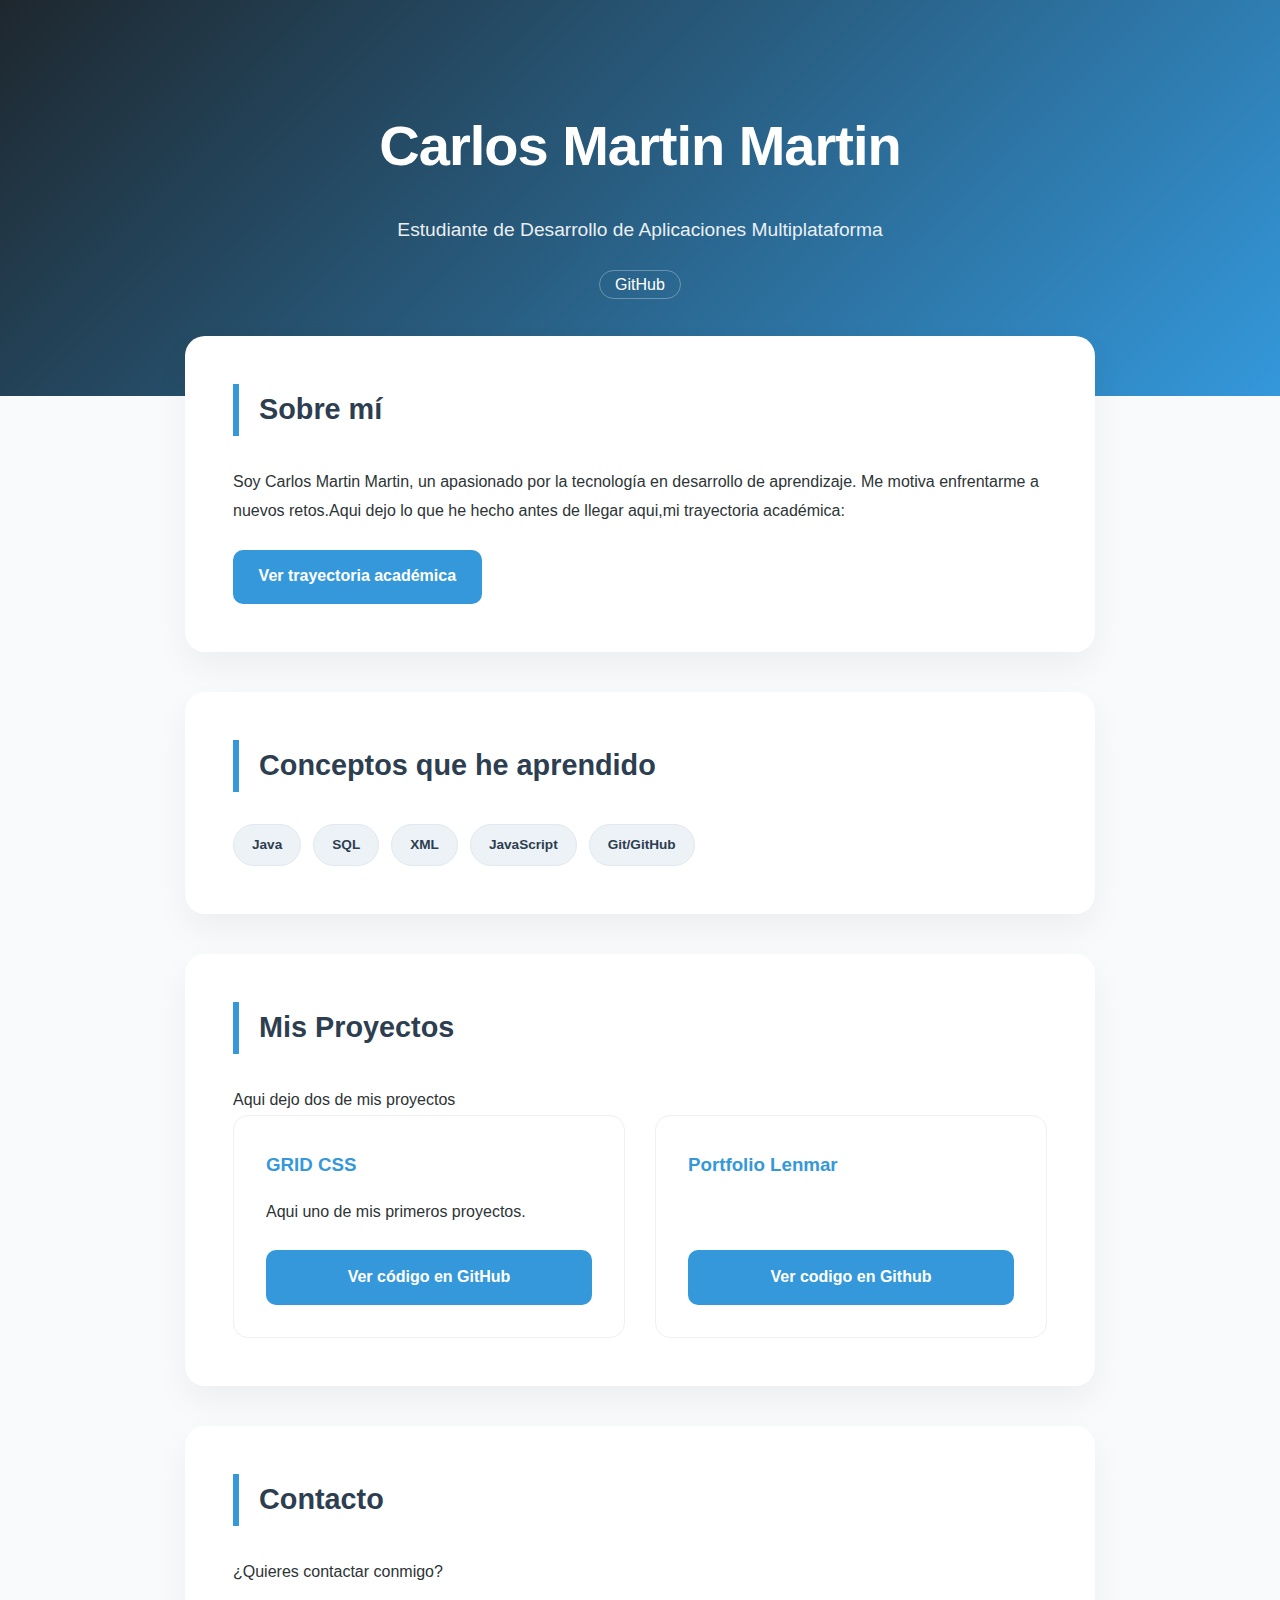
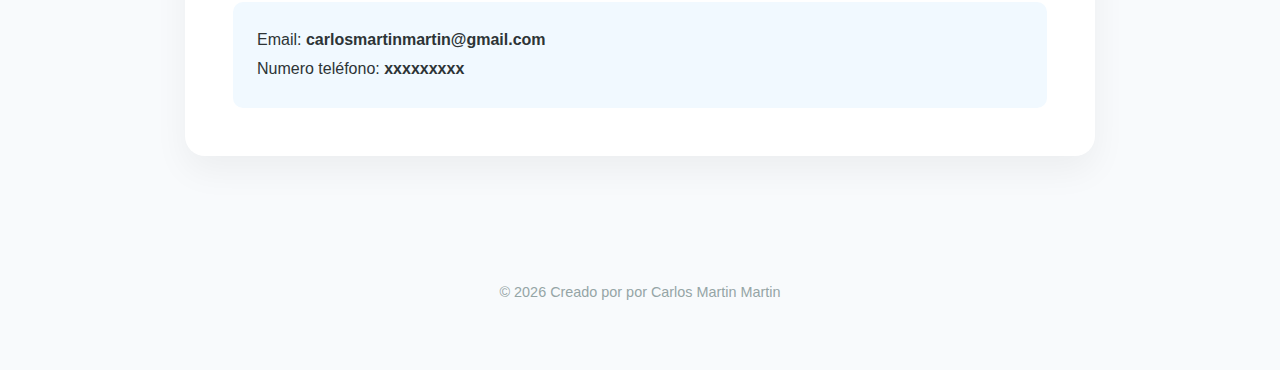
<file: index.html>
<!DOCTYPE html>
<html lang="es">
<head>
    <meta charset="UTF-8">
    <meta name="viewport" content="width=device-width, initial-scale=1.0">
    <title>Carlos Martin | Desarrollador DAM</title>
    <link rel="stylesheet" href="styles.css">
</head>
<body>

    <header>
        <div class="header-content">
            <h1>Carlos Martin Martin</h1>
            <p>Estudiante de Desarrollo de Aplicaciones Multiplataforma</p>
            <div class="social-links">
                <a href="https://github.com/carlosmartiin7" target="_blank">GitHub</a>
    
            </div>
        </div>
    </header>

    <main class="container">
        <section id="sobre-mi">
            <h2>Sobre mí</h2>
            <p>Soy Carlos Martin Martin, un apasionado por la tecnología en desarrollo de aprendizaje. Me motiva enfrentarme a nuevos retos.Aqui dejo lo que he hecho antes de llegar aqui,mi trayectoria académica:</p>
            <a href="estudios.html" class="btn">Ver trayectoria académica</a>
        </section>

        <section id="skills">
            <h2>Conceptos que he aprendido</h2>
            <div class="skills-container">
                <div class="skill-tag">Java</div>
                <div class="skill-tag">SQL</div>
                <div class="skill-tag">XML </div>
                <div class="skill-tag">JavaScript</div>
                <div class="skill-tag">Git/GitHub</div>
             
            </div>
        </section>

        <section id="proyectos">
            <h2>Mis Proyectos </h2>
            <p>Aqui dejo dos de mis proyectos</p>
            <div class="project-grid">
                <article class="project-card">
                    <div class="project-info">
                        <h3>GRID CSS</h3>
                        <p>Aqui uno de mis primeros proyectos.</p>
                    </div>
                   <a href="https://github.com/carlosmartiin7/grid_CSS" class="btn">Ver código en GitHub</a>
                </article>

                <article class="project-card">
                    <div class="project-info">
                        <h3>Portfolio Lenmar</h3>
                        <p></p>
                    </div>
                    <a href="https://github.com/carlosmartiin7/portfolio--lenmar" class="btn">Ver codigo en Github</a>
                </article>
            </div>
        </section>

        <section id="contacto">
            <h2>Contacto</h2>
            <p>¿Quieres contactar conmigo?</p>
            <div class="contact-box">
                <p>Email: <strong>carlosmartinmartin@gmail.com</strong></p>
                <p>Numero teléfono: <strong>xxxxxxxxx</strong></p>
            </div>
        </section>
    </main>

    <footer>
        <p>&copy; 2026 Creado por  por Carlos Martin Martin</p>
    </footer>

</body>
</html>
</file>
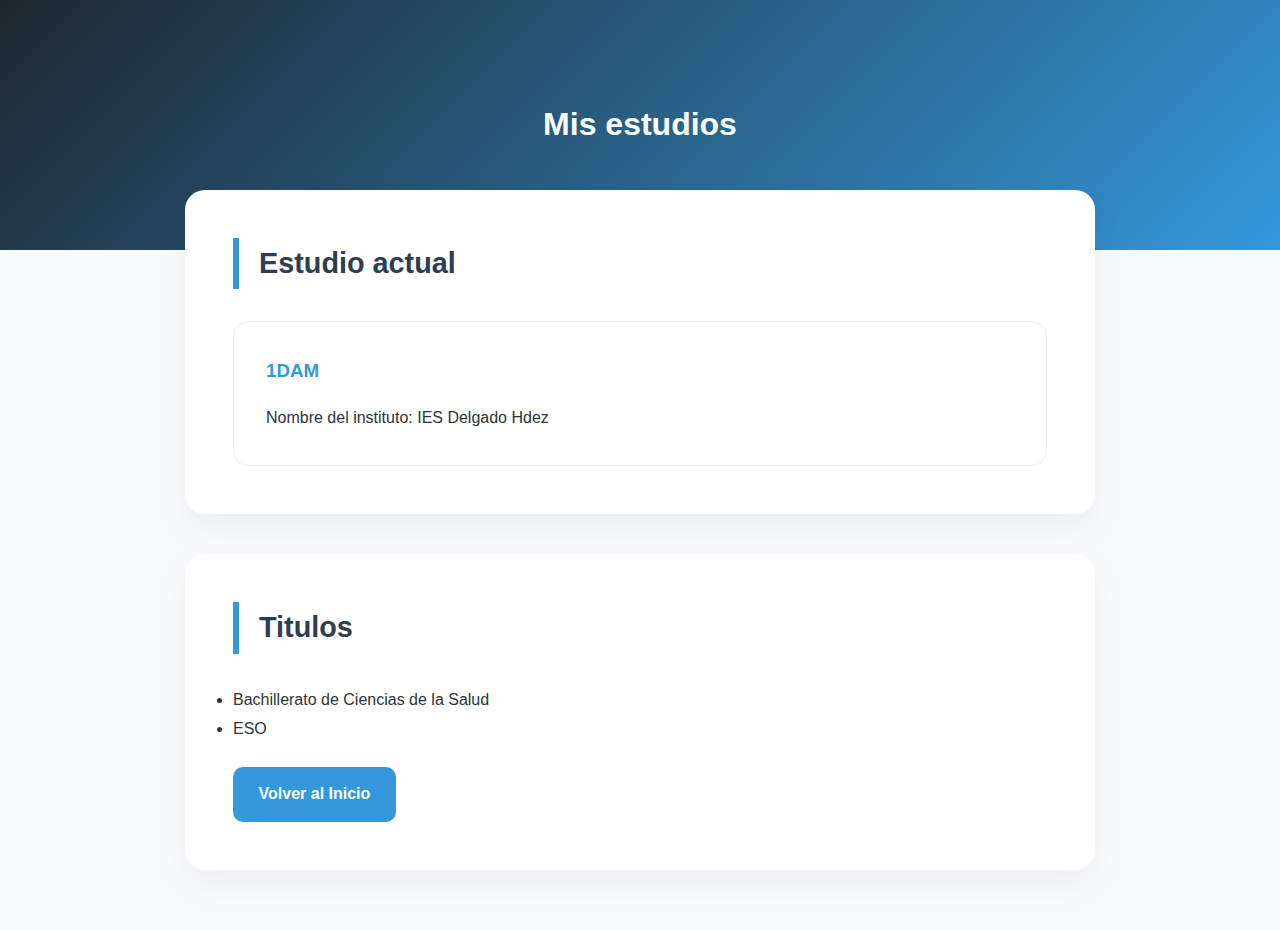
<file: estudios.html>
<!DOCTYPE html>
<html lang="es">
<head>
    <meta charset="UTF-8">
    <meta name="viewport" content="width=device-width, initial-scale=1.0">
    <title>Mis Estudios | Portfolio</title>
    <link rel="stylesheet" href="styles.css"> </head>
<body>

    <header>
        <h1>Mis estudios</h1>
        
    </header>

    <main class="container">
        <section>
            <h2>Estudio actual</h2>
            <div class="project-card">
                <h3>1DAM</h3>
                <p>Nombre del instituto: IES Delgado Hdez</p>
            </div>
        </section>

        <section>
            <h2>Titulos</h2>
            <ul>
                <li>Bachillerato de Ciencias de la Salud</li>
                <li>ESO</li>
            </ul>
            <a href="index.html" class="btn">Volver al Inicio</a>
        </section>
    </main>

</body>
</html>
</file>
<file: styles.css>
* {
    box-sizing: border-box;
    margin: 0;
    padding: 0;
}

body {
    font-family: 'Segoe UI', Roboto, Helvetica, Arial, sans-serif;
    line-height: 1.8;
    background-color: #f8fafc;
    color: #2d3436;
}

header {
    background: linear-gradient(135deg, #1e272e 0%, #3498db 100%);
    color: white;
    padding: 6rem 1rem; 
    text-align: center;
}

.header-content h1 {
    font-size: 3.5rem;
    margin-bottom: 1rem;
    letter-spacing: -1px;
}

.header-content p {
    font-size: 1.2rem;
    opacity: 0.9;
    max-width: 600px;
    margin: 0 auto 1.5rem;
}

.social-links a {
    color: white;
    margin: 0 15px;
    text-decoration: none;
    font-weight: 500;
    border: 1px solid rgba(255,255,255,0.3);
    padding: 5px 15px;
    border-radius: 20px;
    transition: all 0.3s ease;
}

.social-links a:hover {
    background: white;
    color: #3498db;
}

.container {
    max-width: 950px; 
    margin: -60px auto 60px; 
    padding: 0 20px;
}

section {
    background: white;
    padding: 3rem;
    margin-bottom: 2.5rem;
    border-radius: 20px;
    box-shadow: 0 15px 35px rgba(0,0,0,0.05);
}

h2 {
    color: #2c3e50;
    margin-bottom: 2rem;
    border-left: 6px solid #3498db;
    padding-left: 20px;
    font-size: 1.8rem;
}


.skills-container {
    display: flex;
    flex-wrap: wrap;
    gap: 12px;
}

.skill-tag {
    background: #edf2f7;
    color: #2c3e50;
    padding: 8px 18px;
    border-radius: 50px;
    font-weight: 600;
    font-size: 0.85rem;
    border: 1px solid #e2e8f0;
}


.project-grid {
    display: grid;
    grid-template-columns: repeat(auto-fit, minmax(320px, 1fr));
    gap: 30px;
}

.project-card {
    display: flex;
    flex-direction: column;
    justify-content: space-between;
    padding: 2rem;
    border: 1px solid #f0f0f0;
    border-radius: 15px;
    background: #ffffff;
    transition: all 0.4s cubic-bezier(0.175, 0.885, 0.32, 1.275);
}

.project-card h3 {
    margin-bottom: 1rem;
    color: #3498db;
}

.project-card:hover {
    transform: translateY(-12px);
    box-shadow: 0 20px 40px rgba(0,0,0,0.1);
}

.btn {
    display: inline-block;
    background: #3498db;
    color: white;
    padding: 0.8rem 1.6rem;
    border-radius: 10px; 
    text-decoration: none;
    margin-top: 1.5rem;
    font-weight: 600;
    transition: all 0.3s;
    text-align: center;
}

.btn:hover {
    background: #2980b9;
    box-shadow: 0 4px 12px rgba(52, 152, 219, 0.3);
}

.contact-box {
    background: #f1f9ff;
    padding: 1.5rem;
    border-radius: 10px;
    margin-top: 1rem;
}

footer {
    text-align: center;
    padding: 4rem 2rem;
    color: #95a5a6;
    font-size: 0.9rem;
}
</file>
